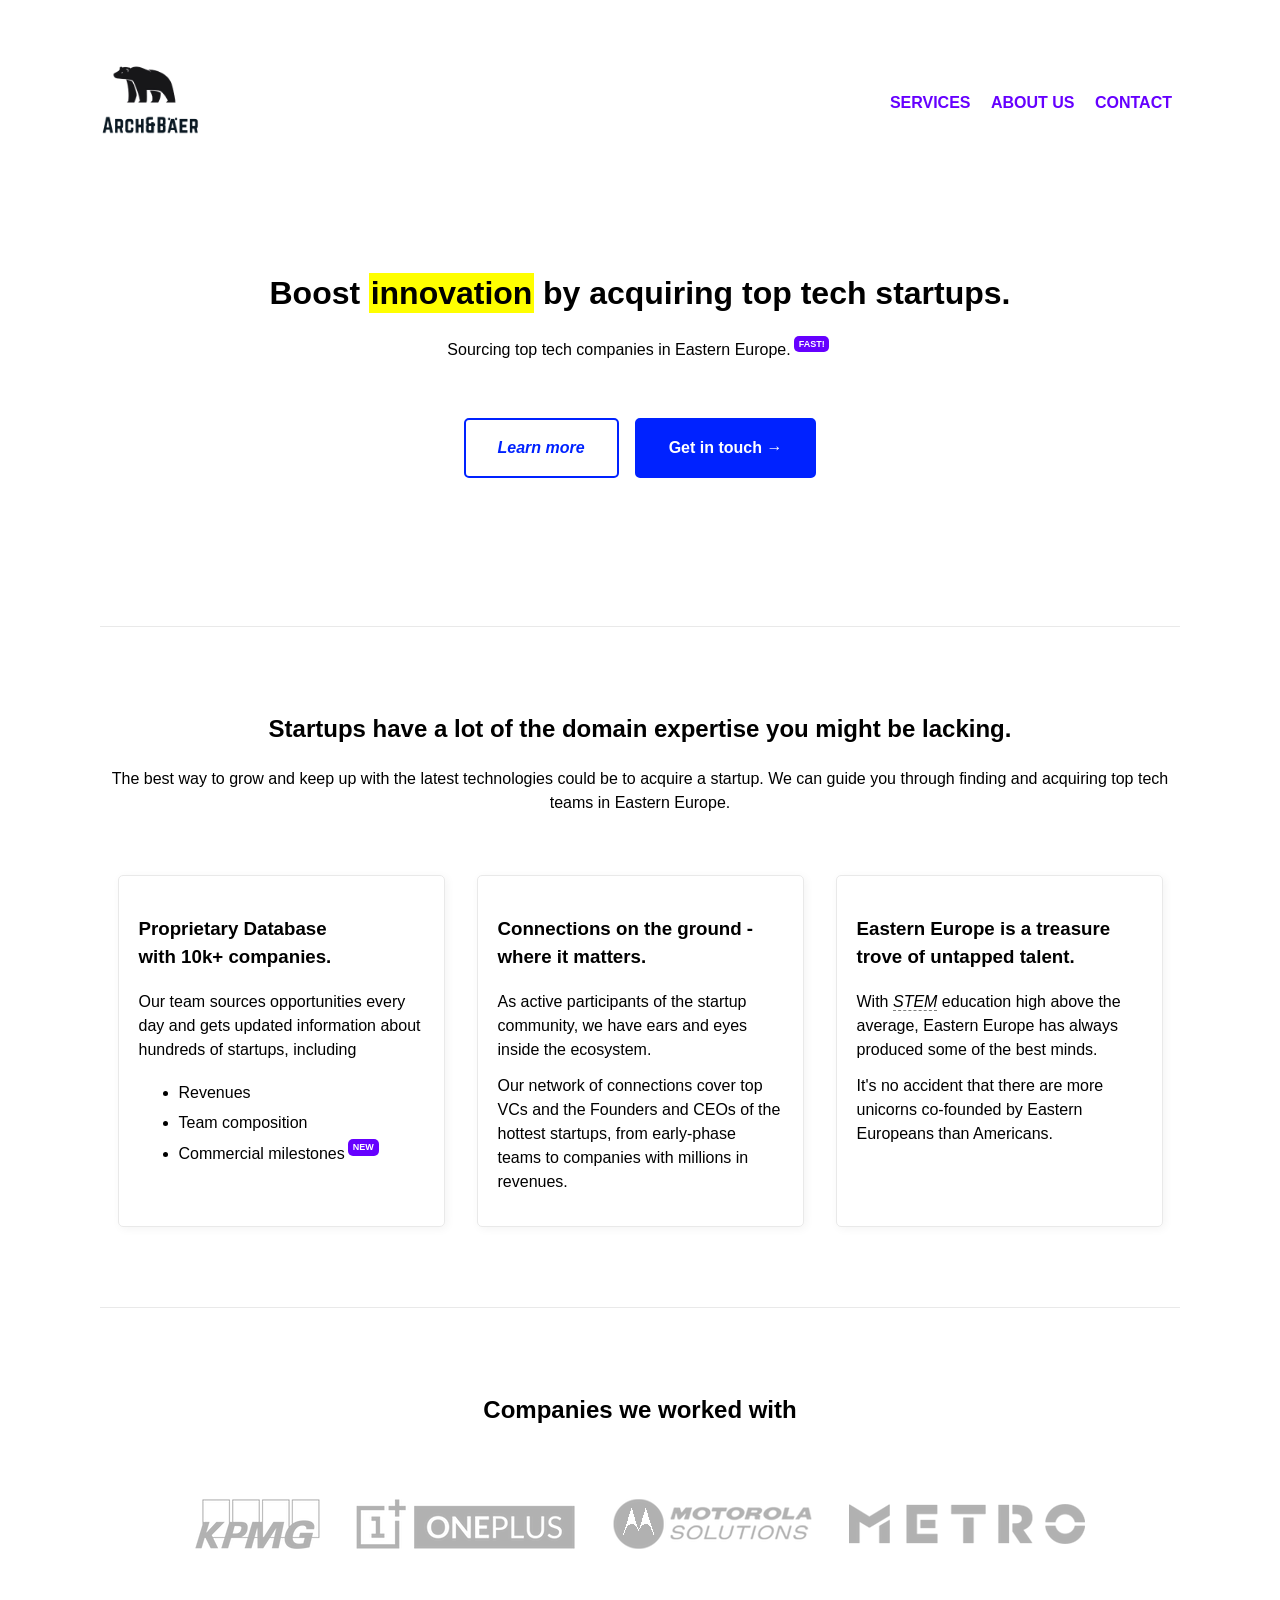
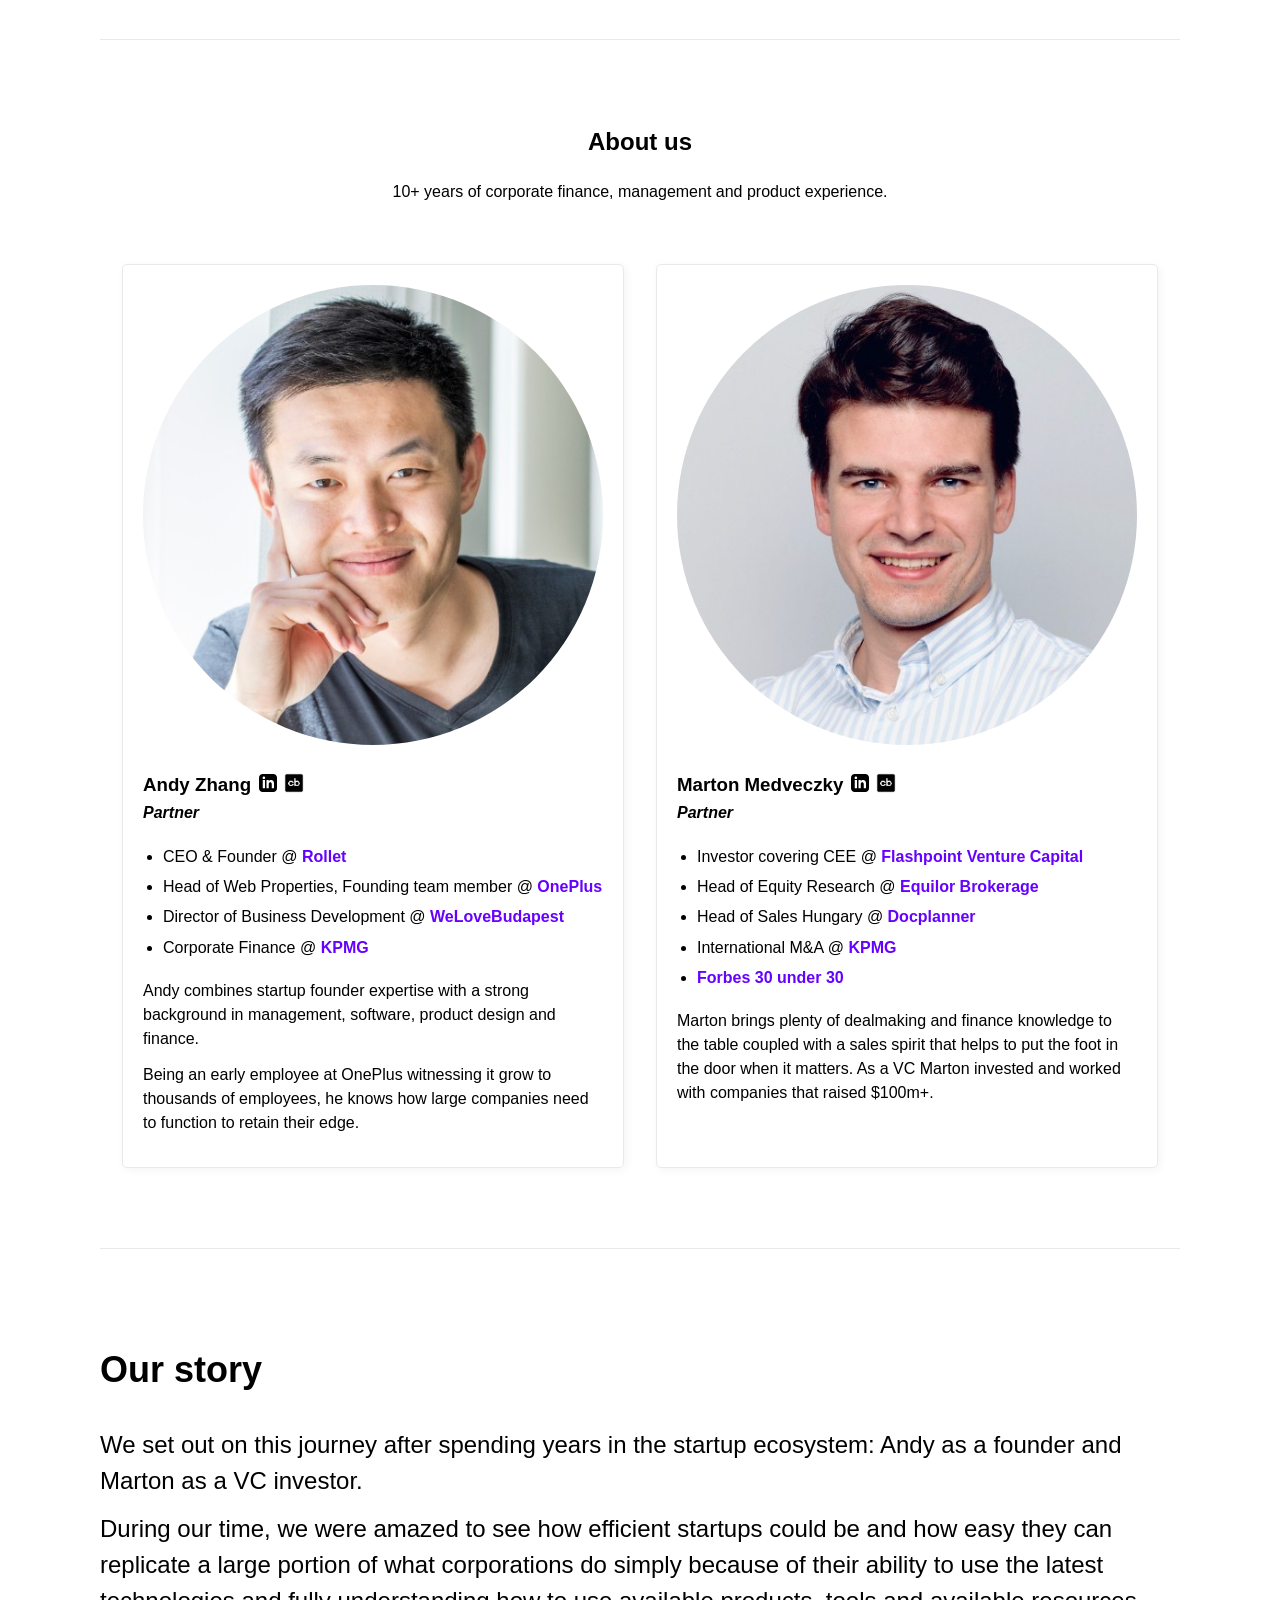
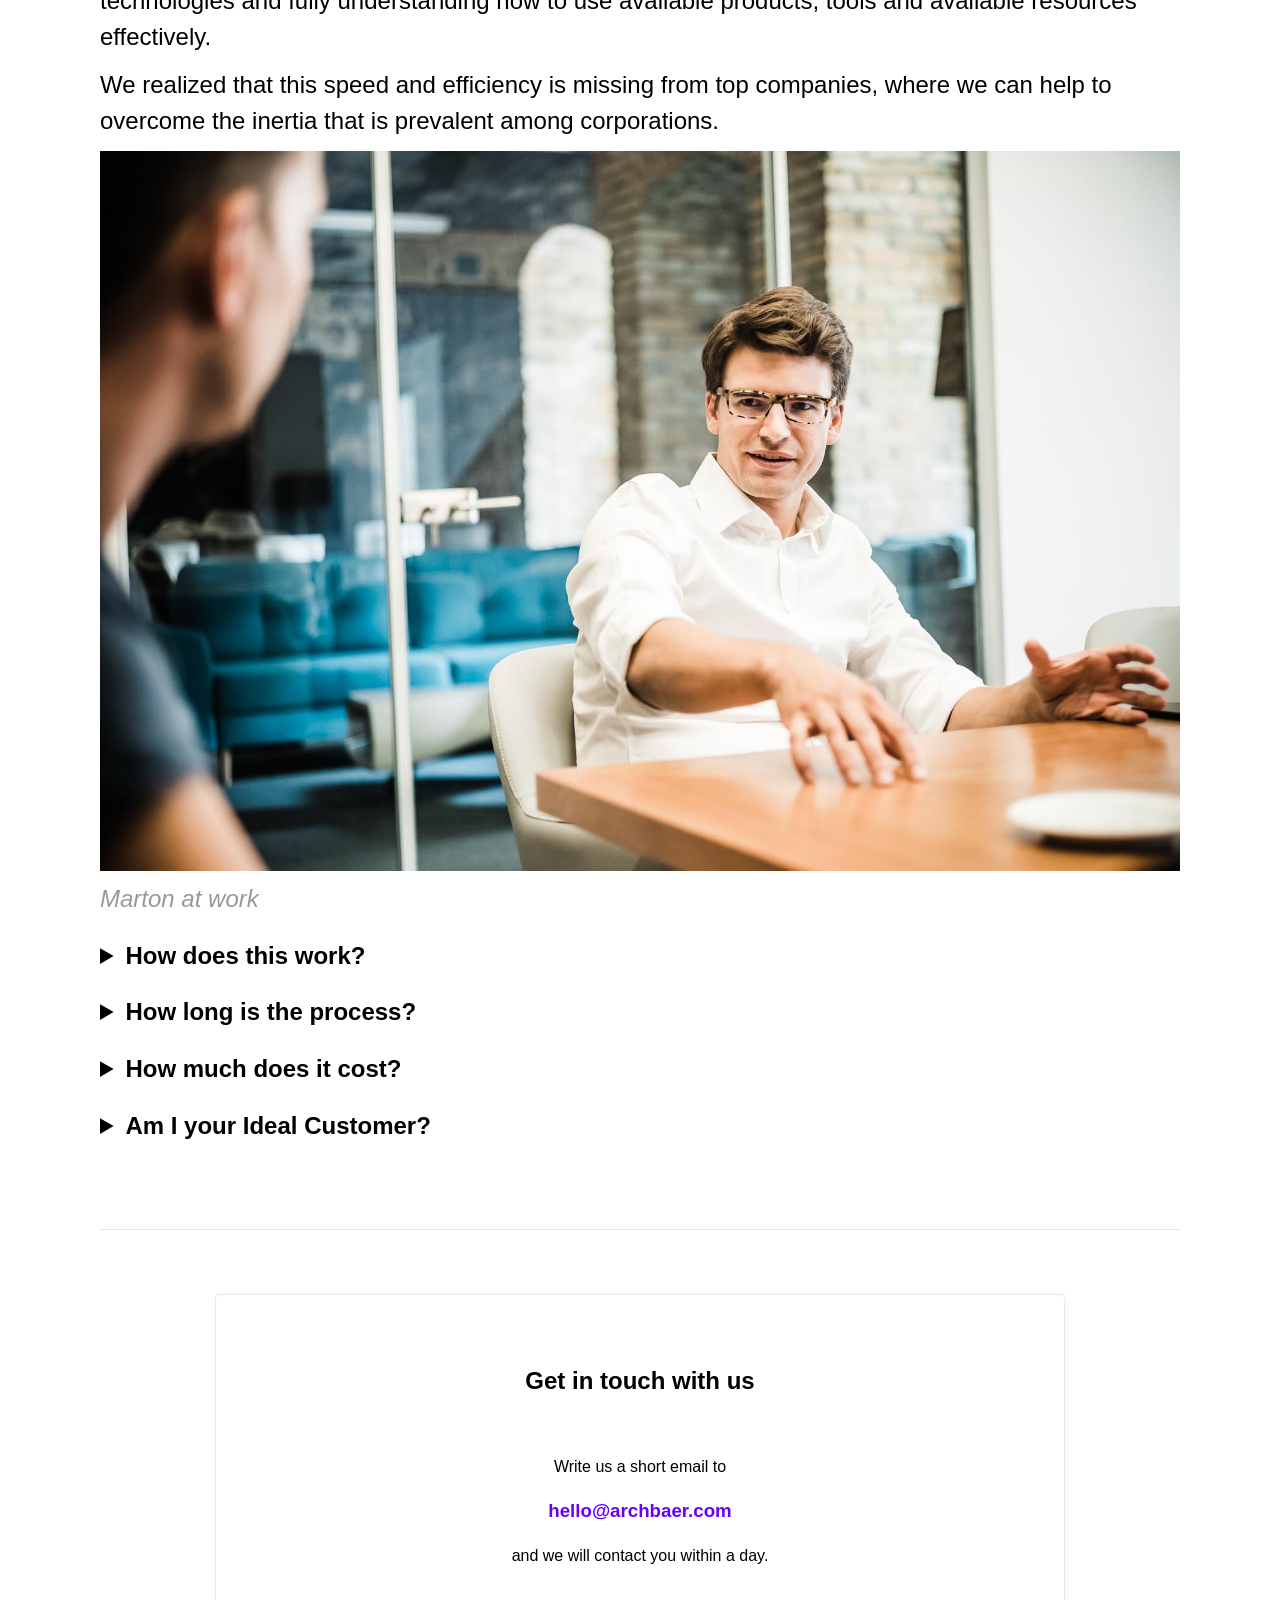
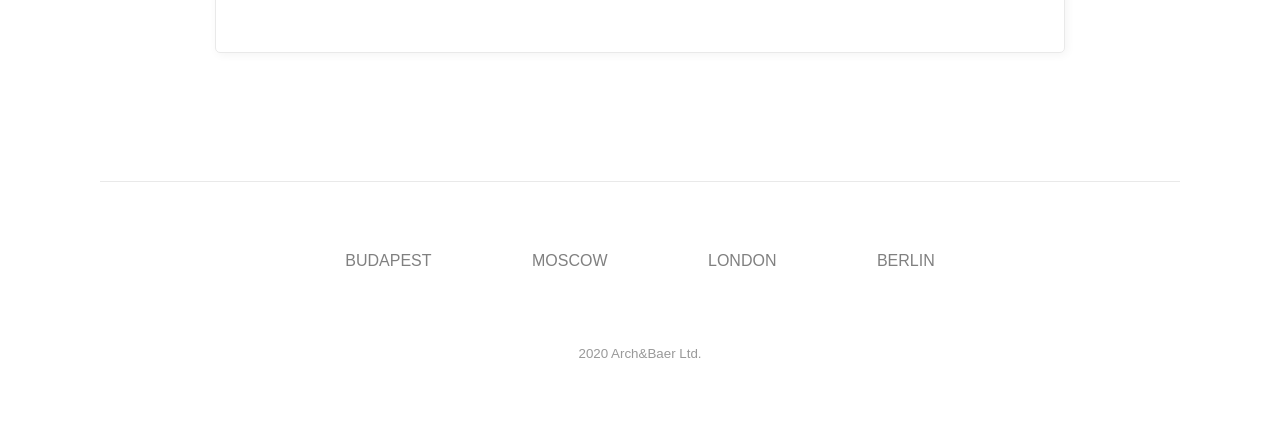
<file: index.html>
<!-- MVP.css quickstart template: https://github.com/andybrewer/mvp/ -->

<!DOCTYPE html>
<html lang="en">

<head>
    <link rel="icon" href="src/favicon.ico">
    <link rel="stylesheet" href="./mvp.css">
    <link href="https://fonts.googleapis.com/css2?family=Gloria+Hallelujah&display=swap" rel="stylesheet">

    <meta charset="utf-8">
    <meta name="description" content="Boost innovation with Arch&Baer">
    <meta name="viewport" content="width=device-width, initial-scale=1.0">

    <title>Arch&Baer Innovation Consulting</title>
    <meta name="google-site-verification" content="La58yI3cyjOYEbxhXCVqFSIM8py6FDTYxqSvMTmXikI" />
</head>

<body>
<!-- Header -->
    <header class="hero">

        <!-- Navigation -->
        <nav>
            <a href="/"><img alt="Logo" src="src/logo small.png" height="70"></a>
            <ul>
                <li><a href="#services">SERVICES</a></li>
                <li><a href="#about">ABOUT US</a></li>
                <li><a href="#contact">CONTACT</a>
                </li>
            </ul>
        </nav>

        <!-- Hero  -->
        <h1>Boost <mark>innovation</mark> by acquiring top tech startups.</h1>
        <p>Sourcing top tech companies in Eastern Europe.<sup>FAST!</sup></p>
        <br>
        <p><a href="#services"><i>Learn more</i></a><a href="#contact"><b>Get in touch &rarr;</b></a></p>
    </header>
    <main>

        <hr>

        <!-- Services section -->
        <section id="services">
            <header>
                <h2>Startups have a lot of the domain expertise you might be lacking. </h2>
                <p>The best way to grow and keep up with the latest technologies could be to
                    acquire a startup. We can guide you through finding and acquiring top tech teams in Eastern Europe.
                </p>
            </header>
            <aside>
                <h3>Proprietary Database </br> with 10k+ companies.</h3>
                <p>Our team sources opportunities every day and gets updated information about hundreds of startups, including
                    <ul>
                        <li>Revenues</li>
                        <li>Team composition</li>
                        <li>Commercial milestones<sup>NEW</sup></li>
                    </ul>
                </p>
                <p></p>
            </aside>
            <aside>
                <h3>Connections on the ground - where it matters. </h3>
                <p>As active participants of the startup community, we have ears and eyes inside the ecosystem. </p>
                <p> Our network of connections cover top VCs and the Founders and CEOs of the hottest
                    startups, from early-phase teams to companies with millions in revenues.</p>
            </aside>
            <aside>
                <h3>Eastern Europe is a treasure trove of untapped talent.</h3>
                <p>With <dfn title="Science, Technology, Engineering and Math">STEM</dfn> education high above the average, Eastern Europe has always produced some of the best minds.</p>
                <p>It's no accident that there are more unicorns co-founded by Eastern Europeans than Americans.
            </aside>
        </section>
        <hr>

        <!-- Customers section -->
        <section>
            <header>
                <h2>Companies we worked with</h2>
            </header>
            <!-- <blockquote>
                <img alt="Quote" src="src/icon-quote.svg" height="80">
                </br>
                <i>
                    "The guys at Arch&Bäer are amazing. They went above and beyond to help us and managed to find us a
                    perfect team to acquire."
                </i>
                <footer><i>- OnePlus</i></footer>
            </blockquote> -->
            <div class="logos">
                <ul>
                    <li> <img src="src/kpmg.png" alt="KPMG Logo"> </li>
                    <li> <img src="src/oneplus.png" alt="OnePlus Logo"> </li>
                    <li><img src="src/motorola.png" alt="Motorola Logo"></li>
                    <li><img src="src/metro.png" alt="METRO Logo"></li>
                    <!-- <li><div id="yourlogo"> <h4>Your logo</h4></div></li> -->

                </ul>
            </div>
        </section>

        <hr>

        <!-- About us section -->
        <section id="about">
            <header>
                <h2>About us</h2>
                <p>10+ years of corporate finance, management and product experience.</p>
            </header>
            <aside>
                <img class="headshot" src="src/andy.jpeg" alt="Andy Zhang, Partner">
                <h3 class="name">Andy Zhang</h3>


                <a target="_blank" class="social" href="https://www.linkedin.com/in/andyzhang/"> <svg
                        xmlns="http://www.w3.org/2000/svg" width="18" height="18" viewBox="0 0 24 24">
                        <path
                            d="M19 0h-14c-2.761 0-5 2.239-5 5v14c0 2.761 2.239 5 5 5h14c2.762 0 5-2.239 5-5v-14c0-2.761-2.238-5-5-5zm-11 19h-3v-11h3v11zm-1.5-12.268c-.966 0-1.75-.79-1.75-1.764s.784-1.764 1.75-1.764 1.75.79 1.75 1.764-.783 1.764-1.75 1.764zm13.5 12.268h-3v-5.604c0-3.368-4-3.113-4 0v5.604h-3v-11h3v1.765c1.396-2.586 7-2.777 7 2.476v6.759z" />
                    </svg> </a>
                <a target="_blank" class="social" href="https://www.crunchbase.com/person/andy-zhang-2"> <img
                        src="src/cb.png" height='20px' alt="crunchbase logo"></a>


                <h4 class="jobtitle"> <i>Partner</i> </h4>
                <ul class="experience">
                    <li>CEO & Founder @ <a target="_blank" href="https://www.rollet.hu/">Rollet</a></li>
                    <li>Head of Web Properties, Founding team member @ <a target="_blank"
                            href="https://www.oneplus.com/">OnePlus</a></li>
                    <li>Director of Business Development @ <a target="_blank"
                            href="https://www.welovebudapest.com/">WeLoveBudapest</a></li>
                    <li>Corporate Finance @ <a target="_blank" href="https://home.kpmg/xx/en/home.html">KPMG</a></li>
                </ul>

                <p>
                    Andy combines startup founder expertise with a strong background in management, software, product design and finance.
                </p>
                <p>
                    Being an early employee at OnePlus witnessing it grow to thousands of employees, he knows how large companies need to function to retain their edge. 
                </p>
            </aside>

            <aside>
                <img class="headshot" src="src/marci.jpeg" alt="Marton Medveczky, Partner">
                <h3 class="name">Marton Medveczky</h3>
                <a target="_blank" class="social" href="https://www.linkedin.com/in/martonmedveczky/"> <svg
                        xmlns="http://www.w3.org/2000/svg" width="18" height="18" viewBox="0 0 24 24">
                        <path
                            d="M19 0h-14c-2.761 0-5 2.239-5 5v14c0 2.761 2.239 5 5 5h14c2.762 0 5-2.239 5-5v-14c0-2.761-2.238-5-5-5zm-11 19h-3v-11h3v11zm-1.5-12.268c-.966 0-1.75-.79-1.75-1.764s.784-1.764 1.75-1.764 1.75.79 1.75 1.764-.783 1.764-1.75 1.764zm13.5 12.268h-3v-5.604c0-3.368-4-3.113-4 0v5.604h-3v-11h3v1.765c1.396-2.586 7-2.777 7 2.476v6.759z" />
                    </svg> </a>
                <a target="_blank" class="social" href="https://www.crunchbase.com/person/marton-medveczky"> <img
                        src="src/cb.png" height='20px' alt="crunchbase logo"> </a>
                <h4 class="jobtitle"><i>Partner</i></h4>
                <ul class="experience">
                    <li>Investor covering CEE @ <a target="_blank" href="https://www.flashpointvc.com/">Flashpoint
                            Venture Capital</a></li>
                    <li>Head of Equity Research @ <a target="_blank" href="https://www.equilor.hu/en/">Equilor
                            Brokerage</a></li>
                    <li>Head of Sales Hungary @ <a target="_blank"
                            href="https://www.docplanner.com/about-us">Docplanner</a></li>
                    <li>International M&A @ <a target="_blank" href="https://home.kpmg/xx/en/home.html">KPMG</a></li>
                    <li><a target="_blank" href="https://forbes.hu/extra/forbes30-2019/30.php?d=medveczky-marton">Forbes
                            30 under 30 </a></li>
                </ul>

                <p>Marton brings plenty of dealmaking and finance knowledge to the table coupled with a sales spirit
                    that helps to put the foot in the door when it matters. As a VC Marton invested and worked with
                    companies that raised $100m+. </p>
            </aside>


        </section>

        <hr>

        <!-- Our story section -->
        <section>
            <article>
                <h2>Our story</h2>
                <p>We set out on this journey after spending years in the startup ecosystem: Andy as a founder and Marton as a VC investor. </p>
                <p>During our time, we were amazed to see how efficient startups could be and how easy they can replicate a large portion of what corporations do simply because of their ability to use the latest technologies and fully understanding how to use available products, tools and available resources effectively. </p>
                <p>We realized that this speed and efficiency is missing from top companies, where we can help to overcome the inertia that is prevalent among corporations.</p>

                <figure>
                    <img alt="Marton at work" src="src/forbeskep.jpeg">
                    <figcaption><i>Marton at work</i></figcaption>
                </figure>

                <div>
                    <details>
                        <summary>How does this work?</summary>
                        <p>It's pretty simple, really.</p>
                        <ol>
                            <li>We have a discussion and you tell us what would be interesting to you.</li>
                            <li>We go through our database and come up with potential companies that we think could be a good fit for you to acquire.</li>
                            <li>We approach the targets, find out intent and work out an offer.</li>
                            <li>We hold your hand during the acquisition process, work with lawyers and due diligence providers, help you sign and close fast.</li>
                        </ol>

                    </details>
                    <details>
                        <summary>How long is the process?</summary>
                        <p>Depends on a lot of factors but typically 6-9 months from start to finish.</p>
                    </details>
                    <details>
                        <summary>How much does it cost?</summary>
                        <p>We work on a retainer + success fee basis, calculated individually for every client.</p>
                    </details>
                    <details>
                        <summary>Am I your Ideal Customer?</summary>
                        <p>Are you a medium to large company where innovation is always a topic but you struggle to make it "happen"? Chances are, we can help you in most cases.</p>
                    </details>

                </div>
            </article>
        </section>
        <hr>

        <!-- Contact section -->
        <section id="contact">
            <form>
                <header>
                    <h2>Get in touch with us</h2>
                </header>
                <p>Write us a short email to</p>


                <h3><a href="mailto:hello@archbaer.com"> hello@archbaer.com</a></h3>


                <p>and we will contact you within a day.</p>
            </br></br>
            </form>
        </section>
    </main>
    
    <!-- Footer -->
    <footer>
        <hr>
        <ul>
            <li>BUDAPEST</li>
            <li>MOSCOW</li>
            <li>LONDON</li>
            <li>BERLIN</li>
        </ul>

        <p>
            <small>2020 Arch&Baer Ltd.</small>
        </p>
    </footer>
</body>

</html>
</file>
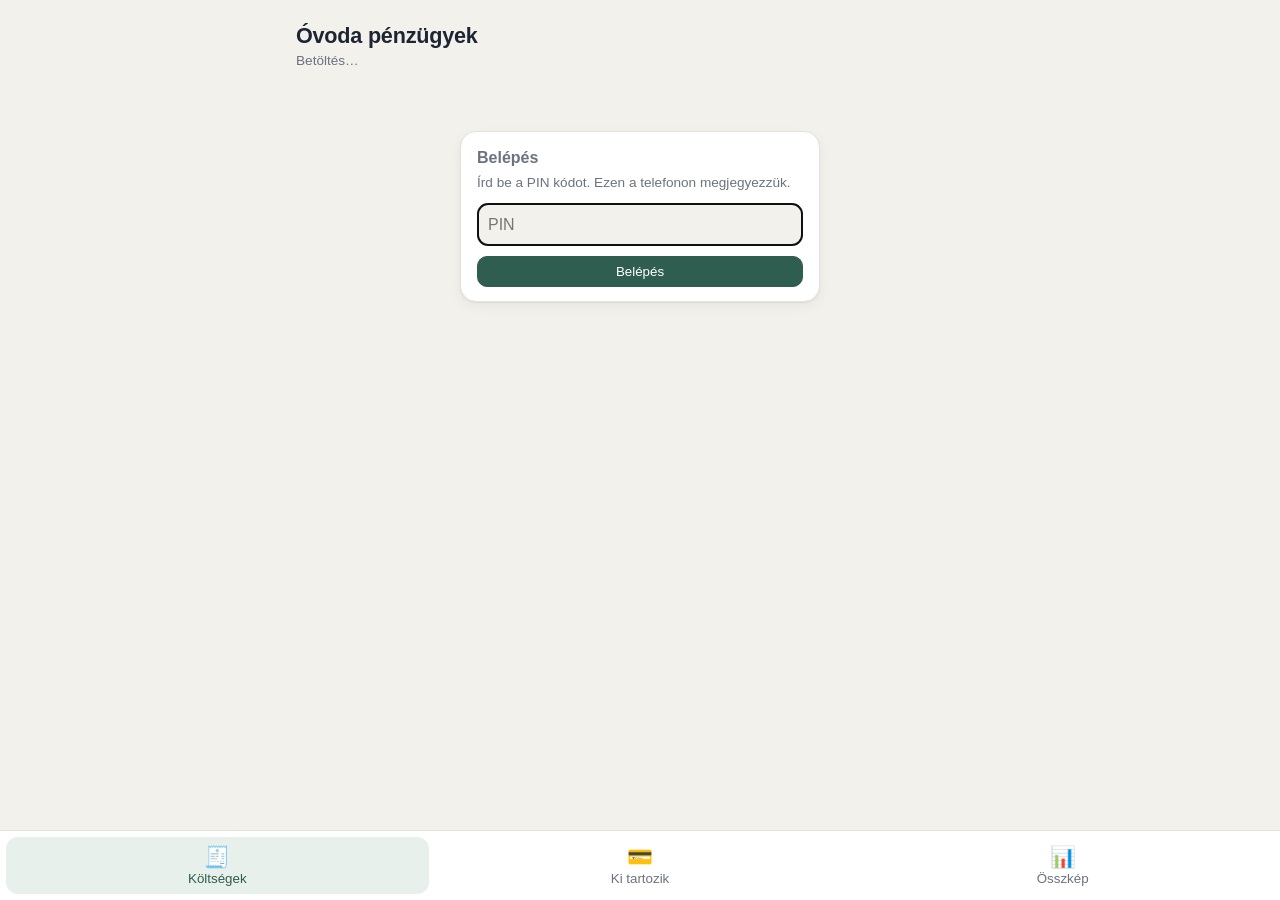
<file: ovi/index.html>
<!DOCTYPE html>
<html lang="hu">
<head>
<meta charset="utf-8">
<title>Óvoda pénzügyek</title>
<meta name="robots" content="noindex,nofollow">
<meta name="viewport" content="width=device-width, initial-scale=1, viewport-fit=cover">
<style>
:root{--bg:#f3f1ec;--card:#fff;--ink:#1d2433;--muted:#6b7280;--line:#e7e3da;--accent:#2f5d50;--accent2:#e8f0ec;--warn:#a15c00;--warnbg:#fff4e0;--bad:#b42318;--badbg:#fdecea;--good:#1f7a4d;--goodbg:#e7f5ed;--shadow:0 1px 2px rgba(20,20,30,.06),0 4px 14px rgba(20,20,30,.05)}
@media (prefers-color-scheme:dark){:root{--bg:#14171c;--card:#1d2128;--ink:#eceef2;--muted:#9aa3b2;--line:#2b313b;--accent:#7cc3a8;--accent2:#1f2d29;--warn:#f0b35a;--warnbg:#2e2416;--bad:#ff8a80;--badbg:#341c1c;--good:#7fd6a5;--goodbg:#17291f;--shadow:none}}
*{box-sizing:border-box;-webkit-tap-highlight-color:transparent}
html,body{margin:0;background:var(--bg);color:var(--ink);font:16px/1.45 -apple-system,BlinkMacSystemFont,"Segoe UI",Roboto,Arial,sans-serif}
.wrap{max-width:720px;margin:0 auto;padding:16px 16px 96px}
header h1{font-size:1.35rem;margin:4px 0 0;font-weight:800;letter-spacing:-.01em}
header .sub{color:var(--muted);font-size:.85rem}
nav{position:fixed;left:0;right:0;bottom:0;background:var(--card);border-top:1px solid var(--line);display:flex;padding:6px 6px calc(6px + env(safe-area-inset-bottom));z-index:5}
nav button{flex:1;border:0;background:none;color:var(--muted);font:600 .8rem/1.2 inherit;padding:8px 4px;border-radius:12px}
nav button .ic{display:block;font-size:1.3rem;margin-bottom:2px}
nav button.on{color:var(--accent);background:var(--accent2)}
.chips{display:flex;gap:6px;overflow-x:auto;padding:12px 0 8px;scrollbar-width:none}
.chips::-webkit-scrollbar{display:none}
.chip{flex:0 0 auto;border:1px solid var(--line);background:var(--card);color:var(--ink);border-radius:999px;padding:7px 13px;font:600 .9rem inherit}
.chip.on{background:var(--accent);border-color:var(--accent);color:#fff}
.card{background:var(--card);border-radius:16px;box-shadow:var(--shadow);border:1px solid var(--line);margin:10px 0;overflow:hidden}
.pad{padding:14px 16px}
.kpis{display:grid;grid-template-columns:1fr 1fr;gap:10px}
.kpi{background:var(--card);border:1px solid var(--line);border-radius:14px;padding:12px 14px;box-shadow:var(--shadow)}
.kpi .l{font-size:.75rem;color:var(--muted);font-weight:700;text-transform:uppercase;letter-spacing:.03em}
.kpi .v{font-size:1.25rem;font-weight:800;margin-top:2px;font-variant-numeric:tabular-nums}
.kpi .s{font-size:.8rem;color:var(--muted)}
.neg{color:var(--bad)}.pos{color:var(--good)}
.row{display:flex;align-items:center;gap:12px;padding:13px 16px;cursor:pointer}
.row .t{flex:1;min-width:0;font-weight:700}
.row .t small{display:block;font-weight:500;color:var(--muted);font-size:.8rem}
.row .a{font-weight:800;white-space:nowrap;font-variant-numeric:tabular-nums}
.chev{color:var(--muted);transition:transform .15s}
.open>.row .chev{transform:rotate(90deg)}
.bar{height:6px;background:var(--line);border-radius:6px;margin:0 16px 12px;overflow:hidden}
.bar i{display:block;height:100%;background:var(--accent);border-radius:6px}
.bar.over i{background:var(--bad)}
.items{display:none;border-top:1px solid var(--line)}
.open .items{display:block}
.it{padding:11px 16px;border-bottom:1px solid var(--line)}
.it:last-child{border-bottom:0}
.it .top{display:flex;gap:10px;align-items:baseline}
.it .top b{flex:1;min-width:0;font-size:.95rem;word-break:break-word}
.it .top span{font-weight:700;white-space:nowrap;font-variant-numeric:tabular-nums}
.it .meta{color:var(--muted);font-size:.8rem;margin-top:2px;word-break:break-word}
.tag{display:inline-block;font-size:.7rem;font-weight:800;padding:2px 8px;border-radius:999px;margin:4px 4px 0 0;background:var(--warnbg);color:var(--warn)}
.tag.bad{background:var(--badbg);color:var(--bad)}.tag.ok{background:var(--goodbg);color:var(--good)}.tag.mut{background:var(--accent2);color:var(--accent)}
.btn{border:1px solid var(--line);background:var(--card);color:var(--accent);font:700 .85rem inherit;border-radius:10px;padding:7px 12px;margin-top:8px}
.btn.pri{background:var(--accent);color:#fff;border-color:var(--accent)}
.form{display:none;margin-top:8px}
.form.on{display:block}
textarea,input{width:100%;font:inherit;font-size:16px;border:1px solid var(--line);border-radius:10px;padding:9px 10px;background:var(--bg);color:var(--ink)}
textarea{min-height:64px;resize:vertical}
.note{font-size:.82rem;background:var(--accent2);border-radius:10px;padding:7px 10px;margin-top:6px}
.note b{font-weight:700}
.hint{background:var(--accent2);color:var(--accent);border-radius:12px;padding:10px 14px;font-size:.88rem;margin:8px 0}
.warnbox{background:var(--warnbg);color:var(--warn);border-radius:12px;padding:10px 14px;font-size:.88rem;margin:8px 0;font-weight:600}
.empty{color:var(--muted);text-align:center;padding:30px 10px}
table{width:100%;border-collapse:collapse;font-size:.88rem;font-variant-numeric:tabular-nums}
th,td{padding:8px 10px;white-space:nowrap;text-align:right;border-bottom:1px solid var(--line)}
th:first-child,td:first-child{text-align:left}
th{color:var(--muted);font-weight:700;font-size:.75rem;text-transform:uppercase}
#loading{padding:60px 0;text-align:center;color:var(--muted)}
.hidden{display:none}
h2{font-size:1.05rem;margin:18px 0 4px}
</style>
</head>
<body>
<div class="wrap">
  <header><h1>Óvoda pénzügyek</h1><div class="sub" id="sub">Betöltés…</div></header>
  <div id="loading">Adatok betöltése…</div>
  <section id="v-cost" class="hidden"></section>
  <section id="v-debt" class="hidden"></section>
  <section id="v-sum" class="hidden"></section>
</div>
<nav>
  <button data-v="cost" class="on"><span class="ic">🧾</span>Költségek</button>
  <button data-v="debt"><span class="ic">💳</span>Ki tartozik</button>
  <button data-v="sum"><span class="ic">📊</span>Összkép</button>
</nav>
<script>
// google.script.run helyettesítő: az adatokat az Apps Script JSON API-ból kéri (így Google-fiók nélkül is működik)
(function () {
  var API = 'https://script.google.com/macros/s/AKfycbwPGbNoKFebL4Wd6hiuWDzDPgVXZjk2mCUL-zPOg5WU9Jv_VvGPMOxNWhSP5haUJcM/exec';
  function call(fn, args, ok, fail) {
    fetch(API, { method: 'POST', headers: { 'Content-Type': 'text/plain;charset=utf-8' }, body: JSON.stringify({ fn: fn, args: args }), redirect: 'follow', credentials: 'omit' })
      .then(function (r) { return r.json(); })
      .then(function (j) { if (j.error) { fail && fail(new Error(j.error)); } else { ok && ok(j.ok); } })
      .catch(function (e) { fail && fail(new Error('Nincs kapcsolat: ' + e.message)); });
  }
  function runner() {
    var ok = null, fail = null, o = {
      withSuccessHandler: function (f) { ok = f; return o; },
      withFailureHandler: function (f) { fail = f; return o; },
      appData: function () { call('appData', [].slice.call(arguments), ok, fail); },
      addNote: function () { call('addNote', [].slice.call(arguments), ok, fail); }
    };
    return o;
  }
  window.google = { script: {} };
  Object.defineProperty(window.google.script, 'run', { get: runner });
})();
</script>
<script>
var D = null, curMonth = null, debtFilter = 'due', view = 'cost';
var HU = ['jan.', 'febr.', 'márc.', 'ápr.', 'máj.', 'jún.', 'júl.', 'aug.', 'szept.', 'okt.', 'nov.', 'dec.'];
function ft(x) { var v = Math.round(x || 0); var s = Math.abs(v).toString().replace(/\B(?=(\d{3})+(?!\d))/g, ' '); return (v < 0 ? '−' : '') + s + ' Ft'; }
function fk(x) { var v = Math.round((x || 0) / 1000); return (v < 0 ? '−' : '') + Math.abs(v).toString().replace(/\B(?=(\d{3})+(?!\d))/g, ' '); }
function mlab(m) { return m.slice(0, 4) + '. ' + HU[+m.slice(5, 7) - 1]; }
function esc(t) { return String(t == null ? '' : t).replace(/[&<>"']/g, function (c) { return { '&': '&amp;', '<': '&lt;', '>': '&gt;', '"': '&quot;', "'": '&#39;' }[c]; }); }
function getName() { try { return localStorage.getItem('ovi_name') || ''; } catch (e) { return ''; } }
function setName(n) { try { localStorage.setItem('ovi_name', n); } catch (e) {} }
var PIN = '';
try { PIN = localStorage.getItem('ovi_pin') || ''; } catch (e) {}
function pinScreen(msg) {
  var el = document.getElementById('loading');
  el.classList.remove('hidden');
  el.innerHTML = '<div class="card pad" style="text-align:left;max-width:360px;margin:0 auto"><b>Belépés</b><div class="meta" style="color:var(--muted);font-size:.85rem;margin:4px 0 10px">Írd be a PIN kódot. Ezen a telefonon megjegyezzük.</div>' +
    (msg ? '<div class="warnbox">' + msg + '</div>' : '') +
    '<input id="pin" inputmode="numeric" autocomplete="one-time-code" maxlength="8" placeholder="PIN">' +
    '<button class="btn pri" style="width:100%;margin-top:10px" onclick="submitPin()">Belépés</button></div>';
  setTimeout(function () { var p = document.getElementById('pin'); if (p) p.focus(); }, 50);
}
function submitPin() {
  PIN = document.getElementById('pin').value.trim();
  try { localStorage.setItem('ovi_pin', PIN); } catch (e) {}
  document.getElementById('loading').textContent = 'Adatok betöltése…';
  load();
}

function load() {
  if (!PIN) { pinScreen(''); return; }
  google.script.run.withSuccessHandler(function (s) {
    D = JSON.parse(s);
    var ms = monthsWithCost();
    curMonth = ms[0];
    document.getElementById('loading').classList.add('hidden');
    document.getElementById('sub').textContent = 'Utolsó lezárt hónap: ' + mlab(D.lastActual) + ' · frissítve ' + D.generated;
    render();
  }).withFailureHandler(function (e) {
    var msg = String(e && e.message || e);
    if (msg.indexOf('PIN') >= 0) { try { localStorage.removeItem('ovi_pin'); } catch (x) {} PIN = ''; pinScreen('Hibás PIN.'); return; }
    if (msg.indexOf('LOCKED') >= 0) { pinScreen('Túl sok hibás próbálkozás. Próbáld újra 10 perc múlva.'); return; }
    document.getElementById('loading').textContent = 'Hiba a betöltésnél: ' + msg;
  }).appData(PIN);
}
function monthsWithCost() {
  var set = {}; D.costs.forEach(function (c) { if (c.m >= '2025-09') set[c.m] = 1; });
  return Object.keys(set).sort().reverse();
}
function notesFor(key) { return D.notes.filter(function (n) { return n.key === key; }); }

function planFor(cat, m) { var p = D.plan[cat]; if (!p) return 0; return m < '2026-09' ? p[0] : p[1]; }

function flagsFor(c, dupCount) {
  var f = [];
  if (c.cat === 'Egyéb költség' || !c.cat) f.push(['Besorolatlan', 'bad']);
  if (c.amt < 0) f.push(['Negatív összeg', '']);
  if (dupCount > 1) f.push(['Lehet dupla (' + dupCount + '×)', '']);
  return f;
}

function render() {
  ['cost', 'debt', 'sum'].forEach(function (v) { document.getElementById('v-' + v).classList.toggle('hidden', v !== view); });
  if (view === 'cost') renderCost(); else if (view === 'debt') renderDebt(); else renderSum();
}

function noteForm(type, key, m, item) {
  var id = 'f' + Math.random().toString(36).slice(2, 9);
  var label = type === 'költség' ? 'Mi a gond? (pl. „ez étel, nem anyagköltség” vagy „dupla”) – ez megy az e-mailbe' : 'Mit beszéltetek? (pl. „jövő héten utal”)';
  return '<button class="btn" onclick="toggleForm(\'' + id + '\')">' + (type === 'költség' ? '⚑ Hibát jelzek' : '✓ Megkerestem') + '</button>' +
    '<div class="form" id="' + id + '" data-type="' + esc(type) + '" data-key="' + esc(key) + '" data-m="' + esc(m) + '" data-item="' + esc(item) + '">' +
    '<textarea placeholder="' + label + '"></textarea>' +
    '<input placeholder="Neved" value="' + esc(getName()) + '" style="margin-top:6px">' +
    '<button class="btn pri" onclick="sendNote(\'' + id + '\')">Küldés</button></div>';
}
function toggleForm(id) { document.getElementById(id).classList.toggle('on'); }
function sendNote(id) {
  var f = document.getElementById(id), txt = f.querySelector('textarea').value.trim(), who = f.querySelector('input').value.trim();
  if (!txt) { f.querySelector('textarea').focus(); return; }
  if (who) setName(who);
  var b = f.querySelector('.pri'); b.disabled = true; b.textContent = 'Küldés…';
  google.script.run.withSuccessHandler(function (s) { D.notes = JSON.parse(s); render(); if (f.dataset.type === 'költség') { var w = document.createElement('div'); w.className = 'hint'; w.style.cssText = 'position:fixed;left:16px;right:16px;bottom:84px;z-index:9;text-align:center;font-weight:700'; w.textContent = '✓ Elküldve Péternek és Mártonnak'; document.body.appendChild(w); setTimeout(function () { w.remove(); }, 3000); } })
    .withFailureHandler(function (e) { b.disabled = false; b.textContent = 'Hiba, próbáld újra'; })
    .addNote(f.dataset.type, f.dataset.key, f.dataset.m, f.dataset.item, txt, who, PIN);
}
function notesHtml(list) {
  return list.map(function (n) { return '<div class="note"><b>' + esc(n.who || 'valaki') + '</b> · ' + esc(n.ts) + '<br>' + esc(n.note) + '</div>'; }).join('');
}
function toggleOpen(el) { el.parentNode.classList.toggle('open'); }

// ---------- KÖLTSÉGEK ----------
function renderCost() {
  var ms = monthsWithCost(), m = curMonth;
  var rows = D.costs.filter(function (c) { return c.m === m; });
  var dup = {}; rows.forEach(function (c) { var k = c.code + '|' + c.par + '|' + c.desc + '|' + c.amt; dup[k] = (dup[k] || 0) + 1; });
  var cats = {};
  rows.forEach(function (c) { var k = c.cat || 'Egyéb költség'; (cats[k] = cats[k] || []).push(c); });
  Object.keys(D.plan).forEach(function (k) { if (!cats[k] && planFor(k, m) > 0) cats[k] = []; });
  var total = rows.reduce(function (a, c) { return a + c.amt; }, 0);
  var mo = D.months.filter(function (x) { return x.m === m; })[0] || {};
  var flagged = 0;
  var catHtml = Object.keys(cats).map(function (k) {
    var items = cats[k], sum = items.reduce(function (a, c) { return a + c.amt; }, 0), p = planFor(k, m);
    var pct = p > 0 ? Math.min(100, Math.round(sum / p * 100)) : (sum ? 100 : 0);
    var over = p > 0 && sum > p * 1.15;
    var itHtml = items.slice().sort(function (a, b) { return Math.abs(b.amt) - Math.abs(a.amt); }).map(function (c) {
      var fl = flagsFor(c, dup[c.code + '|' + c.par + '|' + c.desc + '|' + c.amt]), ns = notesFor(c.key);
      if (fl.length) flagged++;
      return '<div class="it"><div class="top"><b>' + esc(c.par || c.desc || c.acc) + '</b><span>' + ft(c.amt) + '</span></div>' +
        '<div class="meta">' + esc(c.d) + ' · ' + esc(c.desc) + '<br>Számla: ' + esc(c.acc) + '</div>' +
        fl.map(function (x) { return '<span class="tag ' + x[1] + '">' + x[0] + '</span>'; }).join('') +
        (ns.length ? '<span class="tag mut">Jelezve</span>' : '') + notesHtml(ns) +
        noteForm('költség', c.key, c.m, (c.par || c.desc) + ' · ' + c.amt + ' Ft · ' + c.cat) + '</div>';
    }).join('');
    return { sum: sum, html: '<div class="card"><div class="row" onclick="toggleOpen(this)"><span class="chev">▸</span><div class="t">' + esc(k) +
      '<small>' + items.length + ' tétel · terv ' + ft(p) + '</small></div><div class="a' + (over ? ' neg' : '') + '">' + ft(sum) + '</div></div>' +
      '<div class="bar' + (over ? ' over' : '') + '"><i style="width:' + pct + '%"></i></div><div class="items">' + (itHtml || '<div class="empty">Nincs tétel ebben a hónapban.</div>') + '</div></div>' };
  }).sort(function (a, b) { return b.sum - a.sum; }).map(function (x) { return x.html; }).join('');

  document.getElementById('v-cost').innerHTML =
    '<div class="chips">' + ms.map(function (x) { return '<button class="chip' + (x === m ? ' on' : '') + '" onclick="curMonth=\'' + x + '\';renderCost()">' + mlab(x) + '</button>'; }).join('') + '</div>' +
    '<div class="kpis"><div class="kpi"><div class="l">Költség (tény)</div><div class="v">' + ft(total) + '</div><div class="s">terv: ' + ft(mo.costPlan) + '</div></div>' +
    '<div class="kpi"><div class="l">Eltérés</div><div class="v ' + (total > (mo.costPlan || 0) ? 'neg' : 'pos') + '">' + ft(total - (mo.costPlan || 0)) + '</div><div class="s">' + (total > (mo.costPlan || 0) ? 'tervnél több' : 'terven belül') + '</div></div></div>' +
    (flagged ? '<div class="warnbox">⚠ ' + flagged + ' tételt érdemes megnézni (sárga/piros címke).</div>' : '') +
    '<div class="hint">Nyisd le a kategóriát. Ha valami rossz helyre került, el van gépelve, vagy nem ide tartozik, nyomd meg a <b>Hibát jelzek</b> gombot, és írd le, mi a gond. Péter (könyvelés) és Márton e-mailben megkapja.</div>' + catHtml;
}

// ---------- TARTOZÁSOK ----------
function renderDebt() {
  var by = {};
  D.debts.forEach(function (d) { (by[d.id] = by[d.id] || { name: d.name, id: d.id, left: d.left, inv: [] }).inv.push(d); });
  var kids = Object.keys(by).map(function (k) {
    var x = by[k];
    x.due = x.inv.filter(function (i) { return i.age !== 'nem esedékes'; }).reduce(function (a, i) { return a + i.open; }, 0);
    x.notdue = x.inv.filter(function (i) { return i.age === 'nem esedékes'; }).reduce(function (a, i) { return a + i.open; }, 0);
    x.old = x.inv.some(function (i) { return i.age === 'régi'; });
    x.oldest = x.inv.map(function (i) { return i.m; }).sort()[0];
    x.notes = notesFor('debt|' + x.id);
    x.unm = (D.unmatched || {})[x.id] || 0; if (x.unm < 100000) x.unm = 0;
    return x;
  });
  var totDue = kids.reduce(function (a, k) { return a + k.due; }, 0), totOld = D.debts.filter(function (i) { return i.age === 'régi'; }).reduce(function (a, i) { return a + i.open; }, 0);
  var totNot = kids.reduce(function (a, k) { return a + k.notdue; }, 0);
  var list = kids.filter(function (k) { return debtFilter === 'all' ? true : k.due > 0; })
    .sort(function (a, b) { return (b.old - a.old) || (b.due - a.due); });
  var html = list.map(function (k) {
    var last = k.notes[k.notes.length - 1];
    var inv = k.inv.slice().sort(function (a, b) { return a.m < b.m ? -1 : 1; }).map(function (i) {
      var cls = i.age === 'régi' ? 'bad' : (i.age === 'késve' ? '' : 'ok');
      return '<div class="it"><div class="top"><b>' + mlab(i.m) + ' · ' + esc(i.inv) + '</b><span>' + ft(i.open) + '</span></div>' +
        '<div class="meta">Határidő: ' + esc(i.due) + ' · számla ' + ft(i.amt) + (i.paid ? ' · befizetve ' + ft(i.paid) : '') + '</div>' +
        '<span class="tag ' + cls + '">' + (i.age || 'nyitott') + '</span></div>';
    }).join('');
    return '<div class="card"><div class="row" onclick="toggleOpen(this)"><span class="chev">▸</span><div class="t">' + esc(k.name) +
      '<small>' + k.inv.length + ' nyitott számla · legrégebbi ' + mlab(k.oldest) + (last ? ' · utoljára megkeresve ' + esc(last.ts.slice(0, 10)) : '') + '</small>' +
      (k.old ? '<span class="tag bad">90+ nap</span>' : '') + (k.left ? '<span class="tag mut">kilépett</span>' : '') + (k.unm ? '<span class="tag">⚠ lehet, hogy már fizetett</span>' : '') + (k.due === 0 ? '<span class="tag ok">csak folyó hó</span>' : '') +
      '</div><div class="a ' + (k.due > 0 ? 'neg' : '') + '">' + ft(k.due || k.notdue) + '</div></div>' +
      '<div class="items">' + (k.unm ? '<div class="it"><div class="warnbox" style="margin:0">A Novitax szerint ' + ft(k.unm) + '-tal több befizetés érkezett tőlük, mint amennyit a BPS rögzített. Mielőtt szólsz, kérdezd meg az irodát.</div></div>' : '') + inv + '<div class="it">' + notesHtml(k.notes) + noteForm('megkeresés', 'debt|' + k.id, k.oldest, k.name + ' · ' + ft(k.due)) + '</div></div></div>';
  }).join('');
  document.getElementById('v-debt').innerHTML =
    '<div class="kpis" style="margin-top:12px"><div class="kpi"><div class="l">Lejárt tartozás</div><div class="v neg">' + ft(totDue) + '</div><div class="s">ebből 90+ nap: ' + ft(totOld) + '</div></div>' +
    '<div class="kpi"><div class="l">Folyó hó (még nem késés)</div><div class="v">' + ft(totNot) + '</div><div class="s">' + kids.length + ' család</div></div></div>' +
    '<div class="chips"><button class="chip' + (debtFilter === 'due' ? ' on' : '') + '" onclick="debtFilter=\'due\';renderDebt()">Lejárt</button>' +
    '<button class="chip' + (debtFilter === 'all' ? ' on' : '') + '" onclick="debtFilter=\'all\';renderDebt()">Mind</button></div>' +
    '<div class="hint">Elöl a 90 napnál régebbi tartozások. Ha szóltál a szülőnek, nyomd meg a <b>Megkerestem</b> gombot, és írd le, mit mondott. Így mindenki látja, kivel ki beszélt. A ⚠ jelzésű családoknál előbb az irodával egyeztess.</div>' +
    (html || '<div class="empty">Nincs lejárt tartozás. 🎉</div>');
}

// ---------- ÖSSZKÉP ----------
function renderSum() {
  var k = D.kpi, nowKids = D.kidsPlan[D.lastActual] || k.headcount;
  var rows = D.months.filter(function (x) { return x.res !== null; }).slice(-12).reverse().map(function (x) {
    return '<tr><td>' + mlab(x.m) + '</td><td>' + fk(x.rev) + '</td><td>' + fk(x.cost) + '</td><td class="' + (x.res < 0 ? 'neg' : 'pos') + '">' + fk(x.res) + '</td></tr>';
  }).join('');
  document.getElementById('v-sum').innerHTML =
    '<div class="kpis" style="margin-top:12px">' +
    '<div class="kpi"><div class="l">Szabad pénz</div><div class="v">' + ft(k.freeNow) + '</div><div class="s">számlán ' + ft(k.cashNow) + ', ebből ' + ft(k.cashNow - k.freeNow) + ' előre befizetett tandíj ' + esc(k.cashLabel.replace('Pénz most', '').trim()) + '</div></div>' +
    '<div class="kpi"><div class="l">Eredmény 25/26 eddig</div><div class="v ' + (k.ytdRes < 0 ? 'neg' : 'pos') + '">' + ft(k.ytdRes) + '</div><div class="s">bevétel ' + ft(k.ytdRev) + '</div></div>' +
    '<div class="kpi"><div class="l">26/27 terv eredmény</div><div class="v ' + (k.planRes2627 < 0 ? 'neg' : 'pos') + '">' + ft(k.planRes2627) + '</div><div class="s">teljes tanév</div></div>' +
    '<div class="kpi"><div class="l">Gyerekek</div><div class="v">' + (D.kidsPlan['2026-09'] || '–') + ' fő</div><div class="s">nullszaldó: ' + k.breakEven + ' fő</div></div></div>' +
    '<h2>Havi eredmény (tény, ezer Ft)</h2><div class="card"><table><tr><th>Hónap</th><th>Bevétel</th><th>Költség</th><th>Eredmény</th></tr>' + rows + '</table></div>' +
    '<div class="hint">Bevétel = kiszámlázott tandíj + alapítási díj. Költség = Novitax könyvelés. Az adatok havonta, 20-án frissülnek.</div>';
}

Array.prototype.forEach.call(document.querySelectorAll('nav button'), function (b) {
  b.addEventListener('click', function () {
    view = b.dataset.v;
    Array.prototype.forEach.call(document.querySelectorAll('nav button'), function (x) { x.classList.toggle('on', x === b); });
    if (D) render(); window.scrollTo(0, 0);
  });
});
load();
</script>
</body>
</html>
</file>
<file: mvp.css>
/* MVP.css v1.6.2 - https://github.com/andybrewer/mvp */

:root {
    --border-radius: 5px;
    --box-shadow: 2px 2px 10px;
    --color: #0022ff;
    --color-accent: #118bee15;
    --color-bg: #ffffff;
    --color-bg-secondary: #e9e9e9;
    --color-secondary: #6600ff;
    --color-secondary-accent: #920de90b;
    --color-shadow: #f4f4f4;
    --color-text: #000;
    --color-text-secondary: #999;
    --font-family: -apple-system, BlinkMacSystemFont, "Segoe UI", Roboto, Oxygen-Sans, Ubuntu, Cantarell, "Helvetica Neue", sans-serif;
    --hover-brightness: 1.2;
    --justify-important: center;
    --justify-normal: left;
    --line-height: 1.5;
    --width-card: 285px;
    --width-card-medium: 460px;
    --width-card-wide: 800px;
    --width-content: 1080px;
}

/*
@media (prefers-color-scheme: dark) {
    :root {
        --color: #0097fc;
        --color-accent: #0097fc4f;
        --color-bg: #333;
        --color-bg-secondary: #555;
        --color-secondary: #e20de9;
        --color-secondary-accent: #e20de94f;
        --color-shadow: #bbbbbb20;
        --color-text: #f7f7f7;
        --color-text-secondary: #aaa;
    }
}
*/

/* Layout */
article aside {
    background: var(--color-secondary-accent);
    border-left: 4px solid var(--color-secondary);
    padding: 0.01rem 0.8rem;
}

body {
    background: var(--color-bg);
    color: var(--color-text);
    font-family: var(--font-family);
    line-height: var(--line-height);
    margin: 0;
    overflow-x: hidden;
    padding: 1rem 1rem;
}

footer,
header,
main {
    margin: 0 auto;
    max-width: var(--width-content);
    padding: 2rem 0rem;
}

hr {
    background-color: var(--color-bg-secondary);
    border: none;
    height: 1px;
    margin: 4rem 0;
}

section {
    display: flex;
    flex-wrap: wrap;
    justify-content: var(--justify-important);
}

section aside {
    border: 1px solid var(--color-bg-secondary);
    border-radius: var(--border-radius);
    box-shadow: var(--box-shadow) var(--color-shadow);
    margin: 1rem;
    padding: 1.25rem;
    width: var(--width-card);
}

section aside:hover {
    box-shadow: var(--box-shadow) var(--color-bg-secondary);
}

section aside img {
    max-width: 100%;
}

[hidden] {
    display: none;
}

/* Headers */
article header,
div header,
main header {
    padding-top: 0;
}

header {
    text-align: var(--justify-important);
}

header a b,
header a em,
header a i,
header a strong {
    margin-left: 0.5rem;
    margin-right: 0.5rem;
}

header nav img {
    margin: 1rem 0;
}

section header {
    padding-top: 0;
    width: 100%;
}

/* Nav */
nav {
    align-items: center;
    display: flex;
    font-weight: bold;
    justify-content: space-between;
    margin-bottom: 7rem;
}

nav ul {
    list-style: none;
    padding: 0;
}

nav ul li {
    display: inline-block;
    margin: 0 0.5rem;
    position: relative;
    text-align: left;
}

/* Nav Dropdown */
nav ul li:hover ul {
    display: block;
}

nav ul li ul {
    background: var(--color-bg);
    border: 1px solid var(--color-bg-secondary);
    border-radius: var(--border-radius);
    box-shadow: var(--box-shadow) var(--color-shadow);
    display: none;
    height: auto;
    left: -2px;
    padding: .5rem 1rem;
    position: absolute;
    top: 1.7rem;
    white-space: nowrap;
    width: auto;
}

nav ul li ul li,
nav ul li ul li a {
    display: block;
}

/* Typography */
code,
samp {
    background-color: var(--color-accent);
    border-radius: var(--border-radius);
    color: var(--color-text);
    display: inline-block;
    margin: 0 0.1rem;
    padding: 0 0.5rem;
}

details {
    margin: 1.3rem 0;
}

details summary {
    font-weight: bold;
    cursor: pointer;
}

h1,
h2,
h3,
h4,
h5,
h6 {
    line-height: var(--line-height);
}

mark {
    padding: 0.1rem;
}

ol li,
ul li {
    padding: 0.2rem 0;
}

p {
    margin: 0.75rem 0;
    padding: 0;
}

pre {
    margin: 1rem 0;
    max-width: var(--width-card-wide);
    padding: 1rem 0;
}

pre code,
pre samp {
    display: block;
    max-width: var(--width-card-wide);
    padding: 0.5rem 2rem;
    white-space: pre-wrap;
}

small {
    color: var(--color-text-secondary);
}

sup {
    background-color: var(--color-secondary);
    border-radius: var(--border-radius);
    color: var(--color-bg);
    font-size: xx-small;
    font-weight: bold;
    margin: 0.2rem;
    padding: 0.2rem 0.3rem;
    position: relative;
    top: -2px;
}

/* Links */
a {
    color: var(--color-secondary);
    display: inline-block;
    font-weight: bold;
    text-decoration: none;
}

a:hover {
    filter: brightness(var(--hover-brightness));
    text-decoration: underline;
}

a b,
a em,
a i,
a strong,
button {
    border-radius: var(--border-radius);
    display: inline-block;
    font-size: medium;
    font-weight: bold;
    line-height: var(--line-height);
    margin: 0.5rem 0;
    padding: 1rem 2rem;
}

button {
    font-family: var(--font-family);
}

button:hover {
    cursor: pointer;
    filter: brightness(var(--hover-brightness));
}

a b,
a strong,
button {
    background-color: var(--color);
    border: 2px solid var(--color);
    color: var(--color-bg);
}

a em,
a i {
    border: 2px solid var(--color);
    border-radius: var(--border-radius);
    color: var(--color);
    display: inline-block;
    padding: 1rem 2rem;
}

/* Images */
figure {
    margin: 0;
    padding: 0;
}

figure img {
    max-width: 100%;
}

figure figcaption {
    color: var(--color-text-secondary);
}

/* Forms */

button:disabled,
input:disabled {
    background: var(--color-bg-secondary);
    border-color: var(--color-bg-secondary);
    color: var(--color-text-secondary);
    cursor: not-allowed;
}

button[disabled]:hover {
    filter: none;
}

form {
    border: 1px solid var(--color-bg-secondary);
    border-radius: var(--border-radius);
    box-shadow: var(--box-shadow) var(--color-shadow);
    display: block;
    max-width: var(--width-card-wide);
    min-width: var(--width-card);
    padding: 1.5rem;
    text-align: var(--justify-normal);
}

form header {
    margin: 1.5rem 0;
    padding: 1.5rem 0;
}

input,
label,
select,
textarea {
    display: block;
    font-size: inherit;
    max-width: var(--width-card-wide);
}

input[type="checkbox"],
input[type="radio"] {
    display: inline-block;
}

input[type="checkbox"]+label,
input[type="radio"]+label {
    display: inline-block;
    font-weight: normal;
    position: relative;
    top: 1px;
}

input,
select,
textarea {
    border: 1px solid var(--color-bg-secondary);
    border-radius: var(--border-radius);
    margin-bottom: 1rem;
    padding: 0.4rem 0.8rem;
}

input[readonly],
textarea[readonly] {
    background-color: var(--color-bg-secondary);
}

label {
    font-weight: bold;
    margin-bottom: 0.2rem;
}

/* Tables */
table {
    border: 1px solid var(--color-bg-secondary);
    border-radius: var(--border-radius);
    border-spacing: 0;
    display: inline-block;
    max-width: 100%;
    overflow-x: auto;
    padding: 0;
    white-space: nowrap;
}

table td,
table th,
table tr {
    padding: 0.4rem 0.8rem;
    text-align: var(--justify-important);
}

table thead {
    background-color: var(--color);
    border-collapse: collapse;
    border-radius: var(--border-radius);
    color: var(--color-bg);
    margin: 0;
    padding: 0;
}

table thead th:first-child {
    border-top-left-radius: var(--border-radius);
}

table thead th:last-child {
    border-top-right-radius: var(--border-radius);
}

table thead th:first-child,
table tr td:first-child {
    text-align: var(--justify-normal);
}

table tr:nth-child(even) {
    background-color: var(--color-accent);
}

/* Quotes */
blockquote {
    display: block;
    font-size: x-large;
    line-height: var(--line-height);
    margin: 1rem auto;
    max-width: var(--width-card-medium);
    padding: 1.5rem 1rem;
    text-align: var(--justify-important);
}

blockquote footer {
    color: var(--color-text-secondary);
    display: block;
    font-size: small;
    line-height: var(--line-height);
    padding: 1.5rem 0;
}

/* Custom CSS */

#about aside {
    width: var(--width-card-medium);
}

dfn {
    border-bottom: 1px dashed grey;
}

.headshot {
    border-radius: 50%;
}

.jobtitle {
    margin-top: -1rem;
    font-weight: bold;
    margin-bottom: 0.3rem;
}
ul.experience {
    padding-inline-start: 20px;
}

.name {
    display: inline-block;
}

a.social {
    margin: 0px 0 0 3px;
    vertical-align: middle;
}

html {
    scroll-behavior: smooth;
  }

  footer {
    width: 100%
    text-align: center;
   }

  footer ul, .logos ul {
    display: block;
    list-style: none;
    margin: 0 0;
    text-align: center;
    padding-inline-start: 0px;
   }

   footer ul li, .logos ul li {
    display: inline-table;
    margin: 0 3rem;
    color: grey;
}

footer p  {
    margin-top: 4rem;
    text-align: center;
}

#contact form p {
    text-align: center;
}

#contact form {
    width: var(--width-card-wide);
}

#contact form h3 {
   text-align: center;
}

#contact form header {
    margin: 0 0;
}

article {
    /*margin: 0px 8%;*/
    font-size: 150%;
}

mark#innovation {
    font-family: 'Gloria Hallelujah', cursive;
    line-height: 1rem;
    display: inline-block; 
    height: 1em;
    padding-top: .9rem;
    padding-right: .5rem;
    padding-left: .5rem;
}

.logos {
    display: block;
    width: 100%;
    -webkit-filter:  grayscale(100%) brightness(60%) contrast(10000000%);
    opacity: .3;
}

blockquote{
    width: 100%;
}

.logos ul li {
    display: inline-table;
    margin: 1rem 1rem;
    color: grey;
    vertical-align: middle;
}

#yourlogo {
    height: 50px;
    width: 200px;
    color:gray;
}

#yourlogo > h4 {
    padding: .6rem 0;
    margin: 0 0;
    border: 3px dashed;
}
</file>
